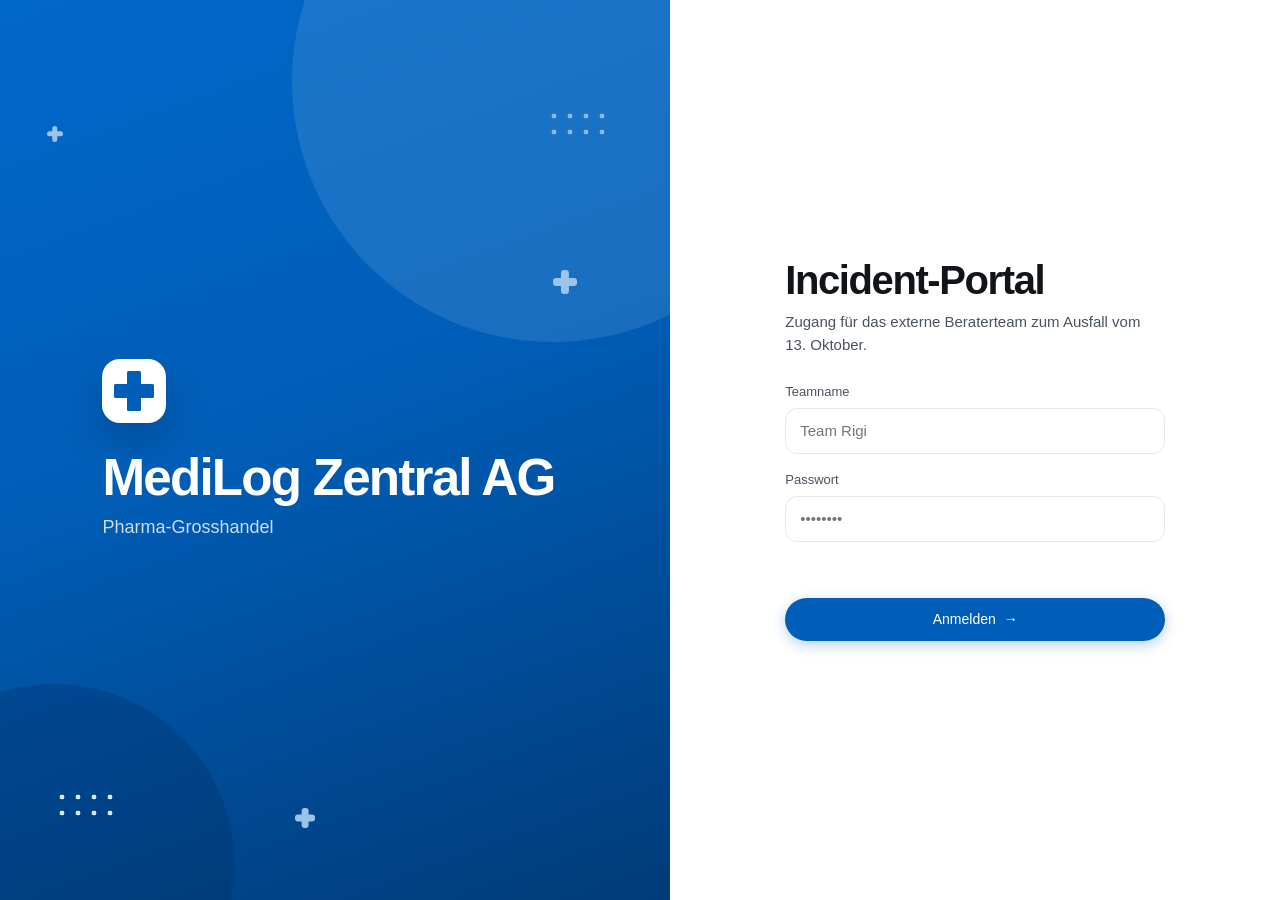
<file: index.html>
<!DOCTYPE html>
<html lang="de-CH">
<head>
<meta charset="utf-8">
<meta name="viewport" content="width=device-width, initial-scale=1">
<meta http-equiv="Content-Security-Policy" content="default-src 'none'; script-src 'self'; style-src 'self' 'unsafe-inline'; img-src 'self' data: blob:; frame-src 'self' blob:; connect-src 'self'; font-src 'self'; object-src 'none'; base-uri 'none'; form-action 'none'">
<meta name="referrer" content="no-referrer">
<meta name="robots" content="noindex, nofollow">
<title>MediLog Zentral AG · Incident-Portal</title>
<link rel="stylesheet" href="assets/css/style.css">
<link rel="icon" href="data:image/svg+xml,%3Csvg xmlns='http://www.w3.org/2000/svg' viewBox='0 0 32 32'%3E%3Crect width='32' height='32' rx='8' fill='%23005EB8'/%3E%3Cpath d='M13 7h6v6h6v6h-6v6h-6v-6H7v-6h6z' fill='white'/%3E%3C/svg%3E">
</head>
<body>

<!-- LOGIN -->
<section id="login" class="screen">
  <div class="login-brand">
    <div class="lb-deco" aria-hidden="true">
      <span class="lb-circle c1"></span><span class="lb-circle c2"></span>
      <span class="lb-dots t1"></span><span class="lb-dots t2"></span>
      <span class="lb-plus p1"></span><span class="lb-plus p2"></span><span class="lb-plus p3"></span>
    </div>
    <div class="brand-inner">
      <div class="logo-mark big" aria-hidden="true"></div>
      <h1>MediLog Zentral AG</h1>
      <p>Pharma-Grosshandel</p>
    </div>
  </div>
  <div class="login-form-wrap">
    <form id="loginForm" class="login-form" autocomplete="off">
      <div class="lf-head"><h2>Incident-Portal</h2><p class="muted">Zugang für das externe Beraterteam zum Ausfall vom 13. Oktober.</p></div>
      <label>Teamname<input id="teamName" maxlength="24" placeholder="Team Rigi" required></label>
      <label>Passwort<input id="teamPw" type="password" placeholder="••••••••" required></label>
      <div id="loginErr" class="err" role="alert"></div>
      <button class="btn primary wide" type="submit">Anmelden <span class="arrow">→</span></button>
    </form>
  </div>
</section>

<!-- APP -->
<section id="app" class="screen hidden">
  <header class="topbar">
    <div class="tb-left"><div class="logo-mark" id="logoMark" title="MediLog"></div><b>MediLog Zentral AG</b><span class="tb-sub">Incident-Portal</span></div>
    <div class="tb-right">
      <div class="timer" id="timer"><svg viewBox="0 0 36 36" aria-hidden="true"><circle cx="18" cy="18" r="15" class="tr-bg"/><circle cx="18" cy="18" r="15" class="tr-fg" id="timerRing"/></svg><span>GL-Sitzung in <b id="timerTxt">40:00</b></span></div>
      <div class="team-chip" id="teamChip">Team</div>
    </div>
  </header>
  <div class="layout">
    <nav class="sidebar">
      <a data-view="overview" class="on"><i class="ic ic-home"></i>Übersicht</a>
      <a data-view="inbox"><i class="ic ic-mail"></i>Posteingang<span class="badge" id="mailBadge"></span></a>
      <a data-view="docs"><i class="ic ic-folder"></i>Dokumente<span class="badge" id="docBadge"></span></a>
      <a data-view="downloads"><i class="ic ic-down"></i>Downloads</a>
      <a data-view="decision" id="navDecision" class="locked"><i class="ic ic-check"></i>Entscheid</a>
      <div class="side-foot">
        <div class="progress-mini"><span id="progTxt">Schritt 1 von 5</span><div class="bar"><i id="progBar"></i></div></div>
        <button class="btn ghost wide" id="joinBtn">Sitzung beitreten</button>
      </div>
    </nav>
    <main id="main">
      <!-- views -->
      <div class="view" id="v-overview"></div>
      <div class="view hidden" id="v-inbox"></div>
      <div class="view hidden" id="v-docs"></div>
      <div class="view hidden" id="v-downloads"></div>
      <div class="view hidden" id="v-decision"></div>
    </main>
  </div>
</section>

<!-- DOSSIER -->
<section id="dossier" class="screen hidden"></section>

<!-- overlays -->
<div id="toastWrap" aria-live="polite"></div>
<div id="viewer" class="overlay hidden" role="dialog" aria-modal="true">
  <div class="vw">
    <div class="vw-bar"><button class="vw-btn hidden" id="vwBack">‹ Zurück zur Mail</button><b id="vwTitle"></b><div class="vw-act"><a id="vwTab" class="vw-btn hidden" target="_blank" rel="noopener">In neuem Tab ↗</a><button class="vw-x" id="vwClose" aria-label="Schliessen">×</button></div></div>
    <div class="vw-body" id="vwBody"></div>
    <div class="vw-rel hidden" id="vwRel"></div>
  </div>
</div>
<div id="timeUp" class="overlay hidden" role="dialog" aria-modal="true">
  <div class="modal">
    <div class="modal-icon"><i class="ic ic-clock"></i></div>
    <h3>Die GL-Sitzung beginnt</h3>
    <p class="muted">Die Geschäftsleitung ist versammelt und wartet auf eure Empfehlung.</p>
    <div class="modal-actions"><button class="btn ghost" id="keepGoing">Weiter lösen</button><button class="btn primary" id="joinNow">Sitzung beitreten</button></div>
  </div>
</div>
<div id="admin" class="overlay hidden" role="dialog" aria-modal="true">
  <div class="modal">
    <h3>Spielleitung</h3>
    <div id="adminLock"><input id="adminPw" type="password" placeholder="Leitungscode"><button class="btn primary" id="adminGo">Öffnen</button><div class="err" id="adminErr"></div></div>
    <div id="adminPanel" class="hidden">
      <p class="muted" id="adminState"></p>
      <div class="modal-actions col"><button class="btn ghost" id="adminSkip">Aktuellen Schritt freischalten</button><button class="btn ghost" id="adminBonus">Bonus freischalten</button><button class="btn ghost" id="adminTime">+5 Minuten</button><button class="btn danger" id="adminReset">Team zurücksetzen</button></div>
    </div>
    <button class="btn ghost wide" id="adminClose">Schliessen</button>
  </div>
</div>

<script src="assets/js/vault.js"></script>
<script src="assets/js/levels.js"></script>
<script src="assets/js/app.js"></script>
</body>
</html>
</file>
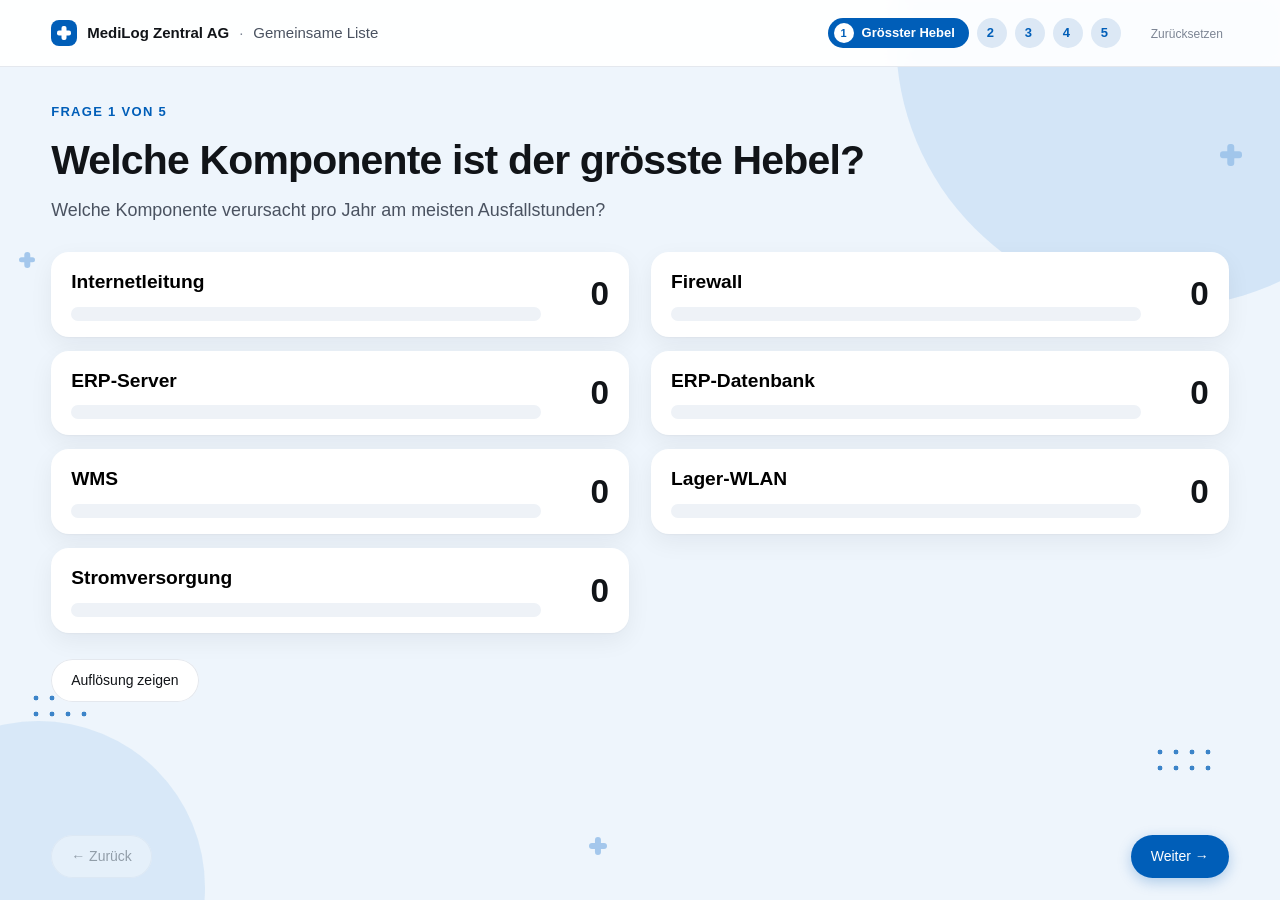
<file: abstimmung.html>
<!DOCTYPE html>
<html lang="de">
<head>
<meta charset="utf-8">
<meta name="viewport" content="width=device-width, initial-scale=1">
<meta http-equiv="Content-Security-Policy" content="default-src 'none'; script-src 'self'; style-src 'self' 'unsafe-inline'; img-src 'self' data:; connect-src 'self'; object-src 'none'; base-uri 'none'; form-action 'none'">
<meta name="referrer" content="no-referrer">
<meta name="robots" content="noindex, nofollow">
<title>MediLog · Gemeinsame Liste</title>
<link rel="icon" href="data:image/svg+xml,%3Csvg xmlns='http://www.w3.org/2000/svg' viewBox='0 0 32 32'%3E%3Crect width='32' height='32' rx='8' fill='%23005EB8'/%3E%3Cpath d='M13 7h6v6h6v6h-6v6h-6v-6H7v-6h6z' fill='white'/%3E%3C/svg%3E">
<link rel="stylesheet" href="assets/css/style.css">
</head>
<body class="vt-body">
  <div class="vt-deco" aria-hidden="true">
    <span class="d-circle c1"></span><span class="d-circle c2"></span>
    <span class="d-dots t1"></span><span class="d-dots t2"></span>
    <span class="d-plus p1"></span><span class="d-plus p2"></span><span class="d-plus p3"></span>
  </div>
  <header class="vt-top">
    <div class="vt-brand"><span class="vt-plus"></span><b>MediLog Zentral AG</b><span class="vt-sep">·</span>Gemeinsame Liste</div>
    <nav class="vt-steps" id="vtSteps"></nav>
    <div class="vt-tools"><button class="vt-tool" id="vtReset" title="Alles zurücksetzen">Zurücksetzen</button></div>
  </header>
  <main class="vt-main" id="vtMain"></main>
  <footer class="vt-foot">
    <button class="btn ghost" id="vtPrev">← Zurück</button>
    <button class="btn primary" id="vtNext">Weiter →</button>
  </footer>
  <script src="assets/js/vote.js"></script>
</body>
</html>
</file>
<file: assets/css/style.css>
:root{
  --blue:#005EB8;--blue-d:#004a93;--blue-dd:#003366;--blue-l:#E8F1FA;--blue-ll:#F4F8FC;
  --ink:#111418;--ink2:#4a5260;--ink3:#7c8594;--line:#E4E8EE;--bg:#F5F6F8;--card:#fff;
  --ok:#1E7B34;--err:#C42B1C;--warn:#B76E00;
  --r:16px;--ease:cubic-bezier(.2,.8,.2,1);
  --sh:0 1px 2px rgba(16,24,40,.04),0 8px 24px rgba(16,24,40,.06);
  --sh2:0 20px 60px rgba(16,24,40,.18);
}
*{box-sizing:border-box}
html,body{margin:0;height:100%}
body{font-family:-apple-system,BlinkMacSystemFont,"SF Pro Text","Segoe UI",Inter,"Helvetica Neue",Arial,sans-serif;color:var(--ink);background:var(--bg);-webkit-font-smoothing:antialiased;font-size:15px;line-height:1.5}
.hidden{display:none!important}
h1,h2,h3{margin:0;letter-spacing:-.02em}
.muted{color:var(--ink2)}
.eyebrow{font-size:12px;font-weight:600;letter-spacing:.08em;text-transform:uppercase;color:var(--blue)}
.err{color:var(--err);font-size:13px;min-height:18px;margin-top:6px}
.link{color:var(--blue);cursor:pointer;font-size:13px;font-weight:500}

/* buttons */
.btn{font:inherit;font-weight:500;font-size:14px;border-radius:999px;padding:11px 20px;border:0;cursor:pointer;transition:transform .15s var(--ease),background .2s,box-shadow .2s;display:inline-flex;align-items:center;justify-content:center;gap:8px}
.btn:active{transform:scale(.97)}
.btn.primary{background:var(--blue);color:#fff;box-shadow:0 4px 14px rgba(0,94,184,.28)}
.btn.primary:hover{background:var(--blue-d)}
.btn.ghost{background:#fff;color:var(--ink);box-shadow:inset 0 0 0 1px var(--line)}
.btn.ghost:hover{background:var(--blue-ll)}
.btn.danger{background:#fff;color:var(--err);box-shadow:inset 0 0 0 1px #f1c7c2}
.btn.wide{width:100%}
.btn .arrow{transition:transform .2s var(--ease)}
.btn:hover .arrow{transform:translateX(3px)}

/* inputs */
input,select,textarea{font:inherit;font-size:15px;color:var(--ink);background:#fff;border:1px solid var(--line);border-radius:12px;padding:11px 14px;outline:none;transition:border .15s,box-shadow .15s;width:100%}
input:focus,select:focus,textarea:focus{border-color:var(--blue);box-shadow:0 0 0 4px rgba(0,94,184,.12)}
input[type=number]::-webkit-inner-spin-button{opacity:.3}
label{display:block;font-size:13px;font-weight:500;color:var(--ink2)}
label input{margin-top:6px}

/* screens & transitions */
.screen{min-height:100vh}
.enter{animation:fadeUp .6s var(--ease) both}
@keyframes fadeUp{from{opacity:0;transform:translateY(14px)}to{opacity:1;transform:none}}
.shake{animation:shake .45s var(--ease)}
@keyframes shake{20%,60%{transform:translateX(-7px)}40%,80%{transform:translateX(7px)}}

/* logo */
.logo-mark{width:26px;height:26px;border-radius:8px;background:#fff;position:relative;flex:none;cursor:default}
.logo-mark:before,.logo-mark:after{content:"";position:absolute;background:var(--blue);border-radius:1.5px}
.logo-mark:before{left:10px;top:5px;width:6px;height:16px}.logo-mark:after{top:10px;left:5px;height:6px;width:16px}
.logo-mark.big{width:64px;height:64px;border-radius:18px;margin-bottom:28px;box-shadow:0 18px 40px rgba(0,0,0,.18)}
.logo-mark.big:before{left:25px;top:12px;width:14px;height:40px}.logo-mark.big:after{top:25px;left:12px;height:14px;width:40px}

/* login */
#login{display:grid;grid-template-columns:1.1fr 1fr;height:100vh}
.login-brand{background:linear-gradient(160deg,#0068c9 0%,#005EB8 45%,#003b78 100%);color:#fff;position:relative;overflow:hidden;display:flex;flex-direction:column;justify-content:center;padding:8vw}
.brand-inner{position:relative;z-index:1;animation:fadeUp .9s var(--ease) .1s both}
.brand-inner h1{font-size:clamp(34px,4vw,54px);font-weight:700;letter-spacing:-.035em;line-height:1.05}
.brand-inner p{font-size:18px;opacity:.8;margin:10px 0 0}
.login-form-wrap{min-height:100%;display:flex;align-items:center;justify-content:center;padding:40px;background:#fff}
.login-form{width:100%;max-width:380px;display:flex;flex-direction:column;gap:16px;animation:fadeUp .8s var(--ease) .25s both}
.lf-head{margin-bottom:10px}
.lf-tag{display:inline-block;font-size:12px;font-weight:600;color:var(--blue);background:var(--blue-l);padding:5px 12px;border-radius:999px;margin-bottom:14px}
.login-form h2{font-size:40px;font-weight:700;letter-spacing:-.035em;line-height:1.05}
.lf-head .muted{margin:10px 0 0}

/* topbar */
.topbar{position:sticky;top:0;z-index:20;height:58px;display:flex;align-items:center;justify-content:space-between;padding:0 24px;background:rgba(0,94,184,.94);backdrop-filter:saturate(180%) blur(18px);-webkit-backdrop-filter:saturate(180%) blur(18px);color:#fff}
.tb-left{display:flex;align-items:center;gap:12px;font-size:15px}
.tb-sub{opacity:.75;padding-left:12px;border-left:1px solid rgba(255,255,255,.3)}
.tb-right{display:flex;align-items:center;gap:14px}
.timer{display:flex;align-items:center;gap:10px;background:rgba(255,255,255,.14);padding:6px 14px 6px 8px;border-radius:999px;font-size:14px;transition:background .3s}
.timer svg{width:26px;height:26px;transform:rotate(-90deg)}
.timer circle{fill:none;stroke-width:3.5}
.tr-bg{stroke:rgba(255,255,255,.25)}.tr-fg{stroke:#fff;stroke-linecap:round;transition:stroke-dashoffset 1s linear}
.timer b{font-variant-numeric:tabular-nums;font-weight:600}
.timer.warn{background:#FFB020;color:#3a2600}.timer.warn .tr-fg{stroke:#3a2600}.timer.warn .tr-bg{stroke:rgba(58,38,0,.2)}
.timer.over{background:#fff;color:var(--err);animation:pulse 1.4s infinite}
@keyframes pulse{50%{opacity:.6}}
.team-chip{background:#fff;color:var(--blue);font-weight:600;font-size:13px;padding:6px 14px;border-radius:999px}

/* layout */
.layout{display:grid;grid-template-columns:240px minmax(0,1fr);min-height:calc(100vh - 58px)}
.sidebar{background:#fff;border-right:1px solid var(--line);padding:20px 14px;display:flex;flex-direction:column;gap:4px;position:sticky;top:58px;height:calc(100vh - 58px)}
.sidebar a{display:flex;align-items:center;gap:12px;padding:10px 12px;border-radius:12px;color:var(--ink);cursor:pointer;font-size:14px;font-weight:500;transition:background .15s,color .15s;user-select:none}
.sidebar a:hover{background:var(--bg)}
.sidebar a.on{background:var(--blue-l);color:var(--blue-d)}
.sidebar a.locked{color:var(--ink3)}
.badge{margin-left:auto;min-width:20px;height:20px;border-radius:10px;background:var(--blue);color:#fff;font-size:11px;font-weight:600;display:none;align-items:center;justify-content:center;padding:0 6px}
.badge.on{display:inline-flex;animation:pop .5s var(--ease)}
@keyframes pop{0%{transform:scale(0)}70%{transform:scale(1.2)}100%{transform:scale(1)}}
.side-foot{margin-top:auto;display:flex;flex-direction:column;gap:14px}
.progress-mini{font-size:12px;color:var(--ink2)}
.progress-mini .bar{height:6px;border-radius:3px;background:var(--line);margin-top:6px;overflow:hidden}
.progress-mini .bar i{display:block;height:100%;background:var(--blue);border-radius:3px;transition:width .8s var(--ease)}
main{padding:34px 44px 60px;max-width:1200px;width:100%}

/* icons (mask) */
.ic{width:20px;height:20px;background:currentColor;flex:none;-webkit-mask:var(--i) center/contain no-repeat;mask:var(--i) center/contain no-repeat}
.ic-home{--i:url("data:image/svg+xml,%3Csvg xmlns='http://www.w3.org/2000/svg' viewBox='0 0 24 24' fill='none' stroke='black' stroke-width='1.8' stroke-linecap='round' stroke-linejoin='round'%3E%3Cpath d='M4 11l8-7 8 7v9h-5v-6H9v6H4z'/%3E%3C/svg%3E")}
.ic-mail{--i:url("data:image/svg+xml,%3Csvg xmlns='http://www.w3.org/2000/svg' viewBox='0 0 24 24' fill='none' stroke='black' stroke-width='1.8' stroke-linecap='round' stroke-linejoin='round'%3E%3Crect x='3' y='5' width='18' height='14' rx='2'/%3E%3Cpath d='M3 7l9 6 9-6'/%3E%3C/svg%3E")}
.ic-folder{--i:url("data:image/svg+xml,%3Csvg xmlns='http://www.w3.org/2000/svg' viewBox='0 0 24 24' fill='none' stroke='black' stroke-width='1.8' stroke-linecap='round' stroke-linejoin='round'%3E%3Cpath d='M3 7a2 2 0 012-2h4l2 2h8a2 2 0 012 2v8a2 2 0 01-2 2H5a2 2 0 01-2-2z'/%3E%3C/svg%3E")}
.ic-down{--i:url("data:image/svg+xml,%3Csvg xmlns='http://www.w3.org/2000/svg' viewBox='0 0 24 24' fill='none' stroke='black' stroke-width='1.8' stroke-linecap='round' stroke-linejoin='round'%3E%3Cpath d='M12 4v11M7 10l5 5 5-5M5 20h14'/%3E%3C/svg%3E")}
.ic-check{--i:url("data:image/svg+xml,%3Csvg xmlns='http://www.w3.org/2000/svg' viewBox='0 0 24 24' fill='none' stroke='black' stroke-width='1.8' stroke-linecap='round' stroke-linejoin='round'%3E%3Crect x='4' y='4' width='16' height='16' rx='4'/%3E%3Cpath d='M8.5 12.5l2.5 2.5 4.5-5'/%3E%3C/svg%3E")}
.ic-clock{--i:url("data:image/svg+xml,%3Csvg xmlns='http://www.w3.org/2000/svg' viewBox='0 0 24 24' fill='none' stroke='black' stroke-width='1.8' stroke-linecap='round' stroke-linejoin='round'%3E%3Ccircle cx='12' cy='12' r='9'/%3E%3Cpath d='M12 7v5l3 2'/%3E%3C/svg%3E")}

/* overview */
.hello{margin-bottom:24px}
.hello h1{font-size:34px;font-weight:700;margin-top:4px}
.track{display:flex;gap:8px;margin-bottom:28px}
.tk{flex:1;display:flex;align-items:center;gap:10px;padding:12px 14px;background:#fff;border-radius:14px;box-shadow:inset 0 0 0 1px var(--line);font-size:13px;color:var(--ink3);transition:all .5s var(--ease)}
.tk .dot{width:26px;height:26px;border-radius:50%;display:flex;align-items:center;justify-content:center;background:var(--bg);font-weight:600;font-size:12px;flex:none;transition:all .5s var(--ease)}
.tk .tl{white-space:nowrap;overflow:hidden;text-overflow:ellipsis}
.tk.now{color:var(--ink);box-shadow:inset 0 0 0 1.5px var(--blue)}
.tk.now .dot{background:var(--blue);color:#fff;animation:beat 2s infinite}
@keyframes beat{0%,100%{box-shadow:0 0 0 0 rgba(0,94,184,.35)}50%{box-shadow:0 0 0 6px rgba(0,94,184,0)}}
.tk.done{color:var(--ink2)}.tk.done .dot{background:var(--blue-l);color:var(--blue)}
.ov-grid{display:grid;grid-template-columns:minmax(0,1fr) 340px;gap:22px;align-items:start}
.card{background:var(--card);border-radius:var(--r);box-shadow:var(--sh);padding:26px 28px;position:relative}
.task{overflow:hidden}
.task:after{content:"";position:absolute;inset:0;background:radial-gradient(circle at 50% 50%,rgba(30,123,52,.18),transparent 60%);opacity:0;pointer-events:none}
.task.success{animation:okGlow .9s var(--ease)}
.task.success:after{animation:okFade .9s var(--ease)}
@keyframes okGlow{0%{box-shadow:var(--sh),0 0 0 0 rgba(30,123,52,.5)}60%{box-shadow:var(--sh),0 0 0 10px rgba(30,123,52,0)}}
@keyframes okFade{30%{opacity:1}100%{opacity:0}}
.task-head{display:flex;justify-content:space-between;align-items:center;margin-bottom:12px;gap:10px}
.step-no{font-size:12px;font-weight:600;color:var(--blue);letter-spacing:.06em;text-transform:uppercase}
.sheet-chip{font-size:12px;color:var(--ok);background:#EAF5EC;padding:4px 10px;border-radius:999px;font-weight:500}
.task h2{font-size:28px;font-weight:700}
.lead{font-size:16px;color:var(--ink2);margin:8px 0 16px}
.todo{margin:0 0 22px;padding-left:20px;color:var(--ink)}
.todo li{margin-bottom:6px;padding-left:4px}
.code-form{display:flex;gap:12px;align-items:flex-end;flex-wrap:wrap;padding:18px;background:var(--blue-ll);border-radius:14px}
.field{flex:1;min-width:220px}
.field label{margin-bottom:6px}
.inp{display:flex;align-items:center;position:relative}
.inp input{padding-right:52px;font-size:18px;font-weight:500;font-variant-numeric:tabular-nums}
.inp .unit{position:absolute;right:14px;color:var(--ink3);font-size:14px;font-weight:500}
.bonus{margin-top:18px;background:linear-gradient(180deg,#fff,#FBF8F1)}
.bonus h3{font-size:20px}
.bonus.solved{background:#F2F8F3}
.inbox-mini{padding:20px 18px}
.mini-head{display:flex;justify-content:space-between;align-items:center;margin-bottom:8px;padding:0 6px}
.mini-head h3{font-size:17px}
.mail-row{display:flex;gap:12px;width:100%;text-align:left;background:none;border:0;padding:12px 8px;border-radius:12px;cursor:pointer;font:inherit;color:inherit;position:relative;transition:background .15s;animation:fadeUp .5s var(--ease) both}
.mail-row:hover{background:var(--bg)}
.mail-row.unread:before{content:"";position:absolute;left:-2px;top:24px;width:8px;height:8px;border-radius:50%;background:var(--blue)}
.mail-row.unread b{color:var(--ink)}
.av{width:38px;height:38px;border-radius:50%;background:linear-gradient(180deg,#a8adb5,#858b94);color:#fff;font-size:13px;font-weight:600;display:flex;align-items:center;justify-content:center;flex:none}
.av.sys{background:var(--blue)}
.mr-body{flex:1;min-width:0;display:flex;flex-direction:column}
.mr-top{display:flex;justify-content:space-between;gap:8px;font-size:14px}
.mr-top b{font-weight:600;color:var(--ink2)}
.mr-time{font-size:12px;color:var(--ink3);flex:none}
.mr-sub{font-size:13px;color:var(--ink2);white-space:nowrap;overflow:hidden;text-overflow:ellipsis}
.list{padding:10px}
.hint{color:var(--ink3);font-size:13px;margin-top:12px}

/* docs */
.docs{display:grid;gap:12px;max-width:760px}
.doc{font:inherit;border:0;width:100%;text-align:left;cursor:pointer;display:flex;align-items:center;gap:16px;background:#fff;border-radius:14px;padding:16px 18px;box-shadow:var(--sh);text-decoration:none;color:var(--ink);transition:transform .2s var(--ease),box-shadow .2s;animation:fadeUp .5s var(--ease) both;max-width:760px}
.doc:hover{transform:translateY(-2px);box-shadow:0 14px 34px rgba(16,24,40,.1)}
.doc b{display:block;font-weight:600}
.doc small{color:var(--ink2);font-size:13px}
.doc>span:nth-child(2){flex:1}
.doc .open{color:var(--blue);font-size:13px;font-weight:500;flex:none}
.pdf{width:40px;height:48px;border-radius:6px;background:#E5484D;color:#fff;font-size:10px;font-weight:700;display:flex;align-items:flex-end;justify-content:center;padding-bottom:6px;flex:none}
.pdf.xls{background:#1D7A45}
.doc.new{box-shadow:var(--sh),inset 0 0 0 1.5px var(--blue)}
.empty{background:#fff;border-radius:14px;padding:40px;text-align:center;box-shadow:var(--sh);display:flex;flex-direction:column;gap:6px;color:var(--ink2)}
.empty b{color:var(--ink)}

/* decision */
.note{background:#FFF6E5;color:#6b4300;border-radius:12px;padding:12px 16px;margin-bottom:16px;font-size:14px}
.dec{max-width:900px;display:flex;flex-direction:column;gap:6px}
fieldset{border:0;padding:16px 0;margin:0;border-bottom:1px solid var(--line)}
legend{font-weight:600;font-size:16px;padding:0;margin-bottom:8px}
fieldset .muted{margin:-4px 0 10px;font-size:14px}
.pills{display:flex;flex-wrap:wrap;gap:8px}
.pill{cursor:pointer}
.pill input{position:absolute;opacity:0;width:0}
.pill span{display:inline-block;padding:9px 16px;border-radius:999px;background:var(--bg);font-size:14px;font-weight:500;color:var(--ink);transition:all .2s var(--ease)}
.pill:hover span{background:#ebedf1}
.pill input:checked+span{background:var(--blue);color:#fff;box-shadow:0 4px 12px rgba(0,94,184,.25)}
.pill input:focus-visible+span{box-shadow:0 0 0 3px rgba(0,94,184,.3)}
.two{display:grid;grid-template-columns:1fr 1fr;gap:16px}
.three{display:grid;grid-template-columns:1fr 1fr 1fr;gap:16px}
.dec .field{min-width:0}
.dec-actions{padding-top:16px;display:flex;justify-content:flex-end}

/* overlays */
.overlay{position:fixed;inset:0;z-index:50;background:rgba(10,20,35,.45);backdrop-filter:blur(8px);-webkit-backdrop-filter:blur(8px);display:flex;align-items:center;justify-content:center;padding:30px;opacity:0;transition:opacity .25s}
.overlay.open{opacity:1}
.lb-inner{position:relative;max-width:1000px;max-height:92vh;overflow:auto;transform:scale(.96);transition:transform .35s var(--ease)}
.overlay.open .lb-inner,.overlay.open .modal{transform:none}
.lb-inner img{width:100%;display:block}
.lb-close{position:sticky;float:right;top:6px;right:6px;width:34px;height:34px;border-radius:50%;border:0;background:rgba(0,0,0,.55);color:#fff;font-size:22px;cursor:pointer;z-index:2}
.modal{background:#fff;border-radius:22px;padding:34px;max-width:440px;width:100%;text-align:center;box-shadow:var(--sh2);transform:translateY(14px) scale(.97);transition:transform .4s var(--ease);display:flex;flex-direction:column;gap:14px}
.modal h3{font-size:24px}
.modal-icon{width:56px;height:56px;border-radius:50%;background:var(--blue-l);color:var(--blue);margin:0 auto;display:flex;align-items:center;justify-content:center}
.modal-icon .ic{width:28px;height:28px}
.modal-actions{display:flex;gap:10px;justify-content:center}
.modal-actions.col{flex-direction:column}
#adminLock{display:flex;gap:8px;flex-wrap:wrap}
#adminLock input{flex:1}
#adminLock .err{width:100%}

/* toasts */
#toastWrap{position:fixed;top:72px;right:22px;z-index:60;display:flex;flex-direction:column;gap:10px}
.toast{display:flex;gap:12px;align-items:center;background:rgba(255,255,255,.88);backdrop-filter:blur(20px);-webkit-backdrop-filter:blur(20px);border-radius:16px;padding:12px 16px;box-shadow:var(--sh2);width:340px;cursor:pointer;transform:translateX(120%);opacity:0;transition:transform .5s var(--ease),opacity .4s}
.toast.in{transform:none;opacity:1}
.toast b{display:block;font-size:14px}
.toast small{display:block;font-size:13px;color:var(--ink2);white-space:nowrap;overflow:hidden;text-overflow:ellipsis;max-width:250px}

/* dossier */
#dossier{background:#fff}
.dos-band{background:var(--blue);color:#fff;display:flex;justify-content:space-between;padding:12px 6vw;font-size:14px}
.dos{max-width:1360px;margin:0 auto;padding:40px 4vw 70px}
.dos-head{display:flex;justify-content:space-between;align-items:flex-end;gap:20px;margin-bottom:34px;animation:fadeUp .7s var(--ease) both}
.dos-head h1{font-size:clamp(40px,5vw,64px);font-weight:700;letter-spacing:-.04em;margin:6px 0}
.dos-actions{display:flex;gap:10px}
.star{color:#9a6700;font-weight:600}
.dos section{margin-bottom:34px;animation:fadeUp .7s var(--ease) both}
.dos section:nth-of-type(2){animation-delay:.1s}.dos section:nth-of-type(3){animation-delay:.2s}.dos section:nth-of-type(4){animation-delay:.3s}
.dos h2{font-size:15px;text-transform:uppercase;letter-spacing:.08em;color:var(--blue);margin-bottom:14px}
.kpis{display:grid;grid-template-columns:repeat(4,1fr);gap:14px}
.kpi{background:#fff;border-radius:16px;padding:18px 20px;box-shadow:inset 0 0 0 1px var(--line);border-top:4px solid var(--blue)}
.kpi.miss{border-top-color:var(--line)}
.kpi span{display:block;font-size:13px;color:var(--ink2)}
.kpi b{display:block;font-size:24px;font-weight:700;margin-top:6px;letter-spacing:-.02em;font-variant-numeric:tabular-nums}
.kpi.miss b{color:var(--ink3);font-size:16px;font-weight:500}
.dos-main{display:grid;grid-template-columns:1.3fr 1fr;gap:40px}
.chips{display:flex;flex-wrap:wrap;gap:8px;margin-bottom:18px}
.chip{background:var(--blue);color:#fff;padding:9px 16px;border-radius:999px;font-weight:500;font-size:15px}
.kv{display:grid;grid-template-columns:auto 1fr;gap:10px 24px;font-size:16px}
.kv span{color:var(--ink2)}
.kv b{font-weight:600}
blockquote{margin:20px 0 0;padding:16px 20px;background:var(--bg);border-radius:14px;font-size:18px;line-height:1.45}
.ins{display:grid;grid-template-columns:repeat(3,1fr);gap:12px}
.ins div{border-radius:16px;padding:18px;box-shadow:inset 0 0 0 1px var(--line)}
.ins span{display:block;font-size:13px;color:var(--ink2)}
.ins b{display:block;font-size:19px;margin-top:6px}

@media (max-width:1100px){.ov-grid{grid-template-columns:1fr}.kpis{grid-template-columns:repeat(3,1fr)}.dos-main{grid-template-columns:1fr}}
@media (max-width:800px){#login{grid-template-columns:1fr}.login-brand{min-height:38vh}.layout{grid-template-columns:1fr}.sidebar{position:static;height:auto;flex-direction:row;flex-wrap:wrap}.side-foot{width:100%}main{padding:24px 18px}.track .tl{display:none}.two,.three,.ins{grid-template-columns:1fr}.kpis{grid-template-columns:1fr 1fr}}
@media print{.dos-band{-webkit-print-color-adjust:exact;print-color-adjust:exact}.dos-actions{display:none}.dos section,.dos-head{animation:none}}

/* pulsierendes Logo-Plus im Hintergrund */
@keyframes plusPulse{0%,100%{opacity:.05;transform:translateY(-50%) scale(1)}50%{opacity:.09;transform:translateY(-50%) scale(1.04)}}

/* Aktionen im Auftrag */
.acts{display:flex;flex-wrap:wrap;gap:10px;margin:0 0 20px}
.act{font:inherit;font-size:14px;font-weight:500;display:inline-flex;align-items:center;gap:10px;padding:10px 14px 10px 12px;border-radius:12px;border:0;background:var(--bg);color:var(--ink);cursor:pointer;transition:background .15s,transform .15s var(--ease)}
.act:hover{background:var(--blue-l)}
.act .ic{width:18px;height:18px;color:var(--blue)}
.act .arrow{color:var(--ink3);transition:transform .2s var(--ease)}
.act:hover .arrow{transform:translateX(3px)}
.act.new{background:var(--blue-l);box-shadow:inset 0 0 0 1.5px var(--blue)}
.act.new:after{content:"neu";font-size:11px;font-weight:600;color:#fff;background:var(--blue);border-radius:999px;padding:1px 7px}
.btn.sm{padding:8px 14px;font-size:13px}
.solved-bar{display:flex;align-items:center;gap:14px;flex-wrap:wrap;background:#EEF7F0;border-radius:16px;padding:14px 18px;margin-bottom:16px;animation:fadeUp .6s var(--ease) both}
.solved-bar b{color:var(--ok)}
.ok-dot{width:30px;height:30px;border-radius:50%;background:var(--ok);color:#fff;display:flex;align-items:center;justify-content:center;font-weight:700;flex:none;animation:pop .5s var(--ease)}
.sb-acts{margin-left:auto;display:flex;gap:8px;flex-wrap:wrap}

/* Viewer für Mails und PDFs */
.vw{background:#fff;border-radius:18px;box-shadow:var(--sh2);width:min(1060px,94vw);max-height:94vh;display:flex;flex-direction:column;overflow:hidden;transform:translateY(14px) scale(.98);transition:transform .35s var(--ease)}
.overlay.open .vw{transform:none}
.vw-bar{display:flex;align-items:center;gap:12px;padding:10px 12px 10px 18px;border-bottom:1px solid var(--line);font-size:14px;min-height:54px}
.vw-bar b{flex:1;min-width:0;white-space:nowrap;overflow:hidden;text-overflow:ellipsis;font-weight:600}
.vw-act{display:flex;align-items:center;gap:8px}
.vw-btn{font:inherit;font-size:13px;font-weight:500;border:0;background:var(--bg);color:var(--ink);padding:7px 12px;border-radius:999px;cursor:pointer;text-decoration:none;white-space:nowrap}
.vw-btn:hover{background:var(--blue-l)}
.vw-x{width:32px;height:32px;border-radius:50%;border:0;background:var(--bg);font-size:20px;line-height:1;cursor:pointer;color:var(--ink2)}
.vw-x:hover{background:#e6e8ec}
.vw-body{overflow:auto;flex:1;background:#F3F4F6}
.vw-body.img{padding:6px 10px}
.vw-body img{width:100%;display:block}
.vw-body.pdfv{flex:none;height:84vh;background:#525659}
.vw-body iframe{width:100%;height:100%;border:0;display:block}
.vw-rel{display:flex;align-items:center;gap:10px;flex-wrap:wrap;padding:12px 18px;border-top:1px solid var(--line);background:#fff}
.vw-rel>span{font-size:13px;color:var(--ink2);font-weight:500;margin-right:4px}
.rel{font:inherit;font-size:14px;font-weight:500;display:inline-flex;align-items:center;gap:10px;border:0;background:var(--bg);border-radius:12px;padding:7px 14px 7px 8px;cursor:pointer;transition:background .15s}
.rel:hover{background:var(--blue-l)}
.pdf.sm{width:24px;height:30px;font-size:7px;border-radius:4px;padding-bottom:3px}

/* Entscheid */
.dec{display:flex;flex-direction:column;gap:18px;max-width:none}
.dec-grid{display:grid;grid-template-columns:repeat(3,minmax(0,1fr));gap:18px;align-items:stretch}
.dc{display:flex;flex-direction:column;gap:12px;padding:26px 24px}
.dc h3{font-size:20px}
.dc h4{font-size:14px;margin:10px 0 0;color:var(--ink2);font-weight:600}
.dc .muted{margin:-8px 0 4px;font-size:14px}
.dc-no{width:30px;height:30px;border-radius:50%;background:var(--blue);color:#fff;font-weight:600;font-size:14px;display:flex;align-items:center;justify-content:center}
.pills.col{flex-direction:column;align-items:flex-start}
.dec-actions{display:flex;align-items:center;justify-content:flex-end;gap:16px}
.dec-actions .err{margin:0}

/* Dossier */
.rec{display:grid;grid-template-columns:1.4fr 1fr;gap:28px;background:linear-gradient(135deg,#005EB8,#003b78);color:#fff;border-radius:22px;padding:30px 34px}
.rec h2{color:#cfe3f7}
.rec .chip{background:#fff;color:var(--blue)}
.big-nums{display:flex;gap:40px;margin-top:8px}
.big-nums span{display:block;font-size:13px;opacity:.75}
.big-nums b{font-size:34px;font-weight:700;letter-spacing:-.03em;font-variant-numeric:tabular-nums}
.rec-side{background:rgba(255,255,255,.1);border-radius:16px;padding:20px 22px;align-self:start}
.rec .kv{font-size:15px}
.rec .kv span{color:#cfe3f7}
.charts{display:grid;grid-template-columns:1fr 1fr;gap:18px;align-items:start}
.chart{border-radius:18px;padding:22px 24px;box-shadow:inset 0 0 0 1px var(--line)}
.chart h3{font-size:16px;margin-bottom:16px}
.bars{display:flex;flex-direction:column;gap:12px}
.br{display:grid;grid-template-columns:170px minmax(0,1fr) 124px;align-items:center;gap:12px;font-size:14px}
.bl{color:var(--ink2);white-space:nowrap;overflow:hidden;text-overflow:ellipsis}
.bt{height:14px;border-radius:7px;background:#EEF2F7;overflow:hidden}
.bt i{display:block;height:100%;width:0;border-radius:7px;background:#8DB8E3;transition:width 1s var(--ease) var(--d)}
.bars.go .bt i{width:var(--w)}
.br b{white-space:nowrap;text-align:right;font-variant-numeric:tabular-nums;font-weight:600}
.br.me .bt i{background:var(--blue)}
.br.me .bl{color:var(--ink);font-weight:600}
.br.mut .bt i{background:#CBD5E1}
.cap{font-size:13px;color:var(--ink2);margin:14px 0 0}
.nodata{color:var(--ink3);font-size:14px;margin:0}
@media (max-width:1100px){.dec-grid,.charts,.rec{grid-template-columns:1fr}.kpis{grid-template-columns:1fr 1fr}}
@media print{.rec{-webkit-print-color-adjust:exact;print-color-adjust:exact}.bt i{width:var(--w)!important;transition:none}.chart{break-inside:avoid}}

/* Mail ohne Rahmen, nur das Mail-Fenster */
.vw{position:relative}
.vw.mail{background:transparent;box-shadow:none;width:min(1000px,94vw);overflow:visible;border-radius:0}
.vw.mail .vw-bar{position:absolute;top:2%;right:2%;border:0;min-height:0;padding:0;z-index:3;background:none}
.vw.mail .vw-bar b,.vw.mail .vw-bar .vw-btn{display:none}
.vw.mail .vw-x{background:rgba(0,0,0,.55);color:#fff;width:34px;height:34px}
.vw.mail .vw-x:hover{background:rgba(0,0,0,.75)}
.vw.mail .vw-body{background:transparent;padding:0;overflow:auto;max-height:92vh}
.vw.mail .vw-body::-webkit-scrollbar{width:0}
.vw.mail .vw-rel{align-self:center;margin-top:-64px;position:relative;z-index:2;border:0;border-radius:16px;box-shadow:var(--sh2);padding:10px 14px}

/* Anleitung im Auftrag */
.how{counter-reset:h;list-style:none;padding:0;margin:0 0 18px;display:flex;flex-direction:column;gap:10px}
.how li{counter-increment:h;display:flex;gap:12px;align-items:flex-start;font-size:15px;line-height:1.45}
.how li:before{content:counter(h);flex:none;width:24px;height:24px;border-radius:50%;background:var(--blue-l);color:var(--blue);font-size:12px;font-weight:700;display:flex;align-items:center;justify-content:center;margin-top:1px}
.fbox{background:#FBF8EF;border-radius:14px;padding:14px 18px;margin:0 0 18px;font-size:14px}
.fbox b{font-size:13px;color:#7a5a00}
.fbox ul{margin:6px 0 0;padding-left:18px}
.fbox li{margin:3px 0}

/* Auswertung */
.verdict{border-radius:22px;padding:28px 32px;color:#fff;background:linear-gradient(135deg,#005EB8,#003b78)}
.vd-badge{display:inline-flex;align-items:center;gap:10px;background:#fff;color:var(--ink);font-weight:700;font-size:15px;padding:8px 16px;border-radius:999px}
.vd-badge i{width:12px;height:12px;border-radius:50%;background:var(--c)}
.v-green{--c:#22A04B}.v-yellow{--c:#E8A317}.v-red{--c:#D93B2B}
.vd-text{font-size:clamp(19px,1.8vw,24px);line-height:1.45;font-weight:500;margin:18px 0 16px;max-width:1000px;letter-spacing:-.01em}
.verdict .chip{background:rgba(255,255,255,.16);color:#fff;font-size:14px}
.verdict .chips{margin:0}
.amps{display:grid;grid-template-columns:repeat(3,1fr);gap:14px}
.amp{display:flex;gap:14px;align-items:flex-start;border-radius:18px;padding:20px 22px;background:#fff;box-shadow:inset 0 0 0 1px var(--line)}
.amp .dot,.fb .dot{flex:none;width:14px;height:14px;border-radius:50%;margin-top:4px;background:var(--c)}
.a-green,.f-green{--c:#22A04B}.a-yellow,.f-yellow{--c:#E8A317}.a-red,.f-red{--c:#D93B2B}.a-grey{--c:#CBD5E1}
.amp.a-green{background:#F1F9F3}.amp.a-yellow{background:#FFF8E8}.amp.a-red{background:#FDF1EF}
.amp .ah{display:block;font-size:13px;color:var(--ink2)}
.amp b{display:block;font-size:22px;letter-spacing:-.02em;margin:2px 0}
.amp small{font-size:13px;color:var(--ink2)}
.dos-two{display:grid;grid-template-columns:1.25fr 1fr;gap:18px;align-items:start}
.panel{border-radius:18px;padding:22px 26px;box-shadow:inset 0 0 0 1px var(--line)}
.panel h2.mt{margin-top:24px}
.fb{list-style:none;margin:0;padding:0;display:flex;flex-direction:column;gap:12px}
.fb li{display:flex;gap:12px;font-size:15px;line-height:1.45}
.facts{display:grid;grid-template-columns:1fr 1fr;gap:10px}
.fact{background:var(--blue-ll);border-radius:12px;padding:10px 14px}
.fact span{display:block;font-size:12px;color:var(--ink2)}
.fact b{font-size:17px;font-variant-numeric:tabular-nums}
.fact.miss b{color:var(--ink3)}
@media (max-width:1100px){.amps,.dos-two{grid-template-columns:1fr}}
@media print{.verdict,.amp{-webkit-print-color-adjust:exact;print-color-adjust:exact}}

/* Abstimmung (Beamer) */
.vt-body{background:#EEF5FC;min-height:100vh;display:flex;flex-direction:column}
.vt-top{display:flex;align-items:center;gap:24px;padding:18px 4vw;background:#fff;box-shadow:0 1px 0 var(--line)}
.vt-brand{display:flex;align-items:center;gap:10px;font-size:15px;color:var(--ink2)}
.vt-brand b{color:var(--ink)}
.vt-sep{color:var(--ink3)}
.vt-plus{width:26px;height:26px;border-radius:8px;background:var(--blue);position:relative}
.vt-plus:before,.vt-plus:after{content:"";position:absolute;background:#fff;border-radius:2px;left:50%;top:50%;transform:translate(-50%,-50%)}
.vt-plus:before{width:14px;height:5px}.vt-plus:after{width:5px;height:14px}
.vt-steps{display:flex;align-items:center;gap:8px;margin-left:auto}
.vt-dot{font:inherit;font-size:13px;font-weight:600;border:0;cursor:pointer;height:30px;min-width:30px;border-radius:999px;background:#DCE8F5;color:var(--blue);display:inline-flex;align-items:center;gap:8px;padding:0 10px;transition:all .35s var(--ease)}
.vt-dot.on{background:var(--blue);color:#fff;padding:0 14px 0 6px}
.vt-dot.on span{width:20px;height:20px;border-radius:50%;background:#fff;color:var(--blue);display:inline-flex;align-items:center;justify-content:center;font-size:11px}
.vt-tool{font:inherit;font-size:12px;border:0;background:none;color:var(--ink3);cursor:pointer}
.vt-tool:hover{color:var(--err)}
.vt-main{flex:1;padding:4vh 4vw 2vh;max-width:1500px;width:100%;margin:0 auto}
.vt-q h1{font-size:clamp(30px,3.2vw,46px);margin:8px 0 6px}
.vt-q p{font-size:clamp(16px,1.4vw,20px);color:var(--ink2);margin:0 0 28px}
.vt-eyebrow{font-size:13px;font-weight:700;letter-spacing:.1em;text-transform:uppercase;color:var(--blue)}
.vt-grid{display:grid;grid-template-columns:1fr 1fr;gap:14px 22px}
.vt-card{font:inherit;text-align:left;border:0;cursor:pointer;background:#fff;border-radius:18px;padding:16px 20px;display:grid;grid-template-columns:minmax(0,1fr) 54px;grid-template-rows:auto auto;column-gap:14px;row-gap:10px;align-items:center;box-shadow:var(--sh);transition:transform .15s var(--ease),box-shadow .2s;animation:fadeUp .5s var(--ease) both;animation-delay:var(--d)}
.vt-card:hover{transform:translateY(-2px);box-shadow:0 12px 30px rgba(16,24,40,.1)}
.vt-card:active{transform:scale(.98)}
.vt-name{font-size:clamp(17px,1.5vw,22px);font-weight:600;display:flex;align-items:center;gap:10px;flex-wrap:wrap}
.vt-bar{grid-column:1/2;grid-row:2;height:14px;border-radius:7px;background:#EEF2F7;overflow:hidden}
.vt-bar i{display:block;height:100%;border-radius:7px;background:#8DB8E3;transition:width .6s var(--ease)}
.vt-card.has .vt-bar i{background:var(--blue)}
.vt-num{grid-column:2;grid-row:1/3;font-size:clamp(30px,2.6vw,42px);font-weight:700;text-align:right;font-variant-numeric:tabular-nums;color:var(--ink)}
.vt-minus{grid-column:3;grid-row:1/3;width:30px;height:30px;border-radius:50%;background:var(--bg);color:var(--ink3);display:flex;align-items:center;justify-content:center;font-size:20px;line-height:1}
.vt-minus:hover{background:#fde8e5;color:var(--err)}
.vt-card.pop .vt-num{animation:pop .45s var(--ease)}
.vt-card.ours{box-shadow:inset 0 0 0 3px var(--blue),var(--sh)}
.vt-tag{font-style:normal;font-size:12px;font-weight:700;color:#fff;background:var(--blue);border-radius:999px;padding:3px 10px}
.vt-add{display:flex;gap:12px;margin-bottom:22px}
.vt-add input{flex:1;font:inherit;font-size:20px;padding:14px 18px;border-radius:14px;border:1px solid var(--line);background:#fff;outline:none}
.vt-add input:focus{border-color:var(--blue);box-shadow:0 0 0 4px rgba(0,94,184,.12)}
.vt-chips,.vt-ours{display:flex;flex-wrap:wrap;gap:12px;align-items:center}
.vt-chip{display:inline-flex;align-items:center;gap:10px;background:#fff;border-radius:999px;padding:12px 14px 12px 20px;font-size:clamp(17px,1.5vw,22px);font-weight:500;box-shadow:var(--sh);animation:fadeUp .45s var(--ease) both;animation-delay:var(--d)}
.vt-chip button{border:0;background:var(--bg);width:26px;height:26px;border-radius:50%;cursor:pointer;color:var(--ink3);font-size:16px}
.vt-chip.ours{background:var(--blue);color:#fff;padding:12px 20px}
.vt-ours{margin-top:26px;padding-top:22px;border-top:1px dashed #BCD3EA}
.vt-ours b{width:100%;font-size:13px;letter-spacing:.08em;text-transform:uppercase;color:var(--blue)}
.vt-empty{color:var(--ink3);font-size:18px}
.vt-reveal{display:flex;align-items:center;gap:18px;margin-top:26px;flex-wrap:wrap}
.vt-note{flex:1;background:var(--blue);color:#fff;border-radius:16px;padding:16px 22px;font-size:clamp(16px,1.4vw,20px);font-weight:500;animation:fadeUp .5s var(--ease) both}
.vt-foot{display:flex;align-items:center;justify-content:space-between;gap:16px;padding:14px 4vw 22px}
.vt-hint{font-size:13px;color:var(--ink3)}
.vt-foot .btn:disabled{opacity:.35;cursor:default}
@media (max-width:900px){.vt-grid{grid-template-columns:1fr}}

/* Dezente Deko wie in der Präsentation */
.vt-deco{position:fixed;inset:0;pointer-events:none;z-index:0;overflow:hidden}
.vt-top,.vt-main,.vt-foot{position:relative;z-index:1}
.d-circle{position:absolute;border-radius:50%;background:#D3E5F7}
.d-circle.c1{width:42vw;height:42vw;max-width:620px;max-height:620px;right:-12vw;top:-18vw;animation:dFloat 18s ease-in-out infinite}
.d-circle.c2{width:26vw;height:26vw;max-width:380px;max-height:380px;left:-10vw;bottom:-12vw;opacity:.8;animation:dFloat 22s ease-in-out infinite reverse}
.d-dots{position:absolute;width:64px;height:30px;background-image:radial-gradient(circle,#005EB8 2.4px,transparent 2.6px);background-size:16px 16px;opacity:.75;animation:dDrift 14s ease-in-out infinite}
.d-dots.t1{left:2.2vw;bottom:20vh}
.d-dots.t2{right:5vw;bottom:14vh;animation-delay:-6s}
.d-plus{position:absolute;width:22px;height:22px;opacity:.9;animation:dPlus 9s ease-in-out infinite}
.d-plus:before,.d-plus:after{content:"";position:absolute;background:#9CC3EA;border-radius:3px;left:50%;top:50%;transform:translate(-50%,-50%)}
.d-plus:before{width:100%;height:34%}.d-plus:after{width:34%;height:100%}
.d-plus.p1{right:3vw;top:16vh}
.d-plus.p2{left:46vw;bottom:5vh;width:18px;height:18px;animation-delay:-3s}
.d-plus.p3{left:1.5vw;top:28vh;width:16px;height:16px;animation-delay:-6s}
@keyframes dFloat{0%,100%{transform:translate(0,0)}50%{transform:translate(-2vw,1.5vw)}}
@keyframes dDrift{0%,100%{transform:translate(0,0)}50%{transform:translate(10px,-8px)}}
@keyframes dPlus{0%,100%{transform:rotate(0) scale(1);opacity:.9}50%{transform:rotate(45deg) scale(1.12);opacity:.55}}
@media (prefers-reduced-motion:reduce){.d-circle,.d-dots,.d-plus{animation:none}}
.vt-top{background:rgba(255,255,255,.92);backdrop-filter:saturate(1.4) blur(10px)}

/* Login: Deko wie Folie «40 Minuten» */
.lb-deco{position:absolute;inset:0;pointer-events:none;overflow:hidden;z-index:0}
.lb-circle{position:absolute;border-radius:50%}
.lb-circle.c1{width:58vh;height:58vh;right:-16vh;top:-20vh;background:rgba(255,255,255,.10);animation:dFloat 18s ease-in-out infinite}
.lb-circle.c2{width:40vh;height:40vh;left:-14vh;bottom:-16vh;background:rgba(0,40,90,.28);animation:dFloat 22s ease-in-out infinite reverse}
.lb-dots{position:absolute;width:64px;height:30px;background-image:radial-gradient(circle,#fff 2.4px,transparent 2.6px);background-size:16px 16px;opacity:.85;animation:dDrift 14s ease-in-out infinite}
.lb-dots.t1{left:8%;bottom:9vh}
.lb-dots.t2{right:9%;top:12vh;opacity:.5;animation-delay:-6s}
.lb-plus{position:absolute;width:24px;height:24px;animation:dPlus 9s ease-in-out infinite}
.lb-plus:before,.lb-plus:after{content:"";position:absolute;background:#9CC3EA;border-radius:3px;left:50%;top:50%;transform:translate(-50%,-50%)}
.lb-plus:before{width:100%;height:34%}.lb-plus:after{width:34%;height:100%}
.lb-plus.p1{right:14%;top:30vh}
.lb-plus.p2{left:44%;bottom:8vh;width:20px;height:20px;animation-delay:-3s}
.lb-plus.p3{left:7%;top:14vh;width:16px;height:16px;animation-delay:-6s}
@media (prefers-reduced-motion:reduce){.lb-circle,.lb-dots,.lb-plus{animation:none}}
</file>
